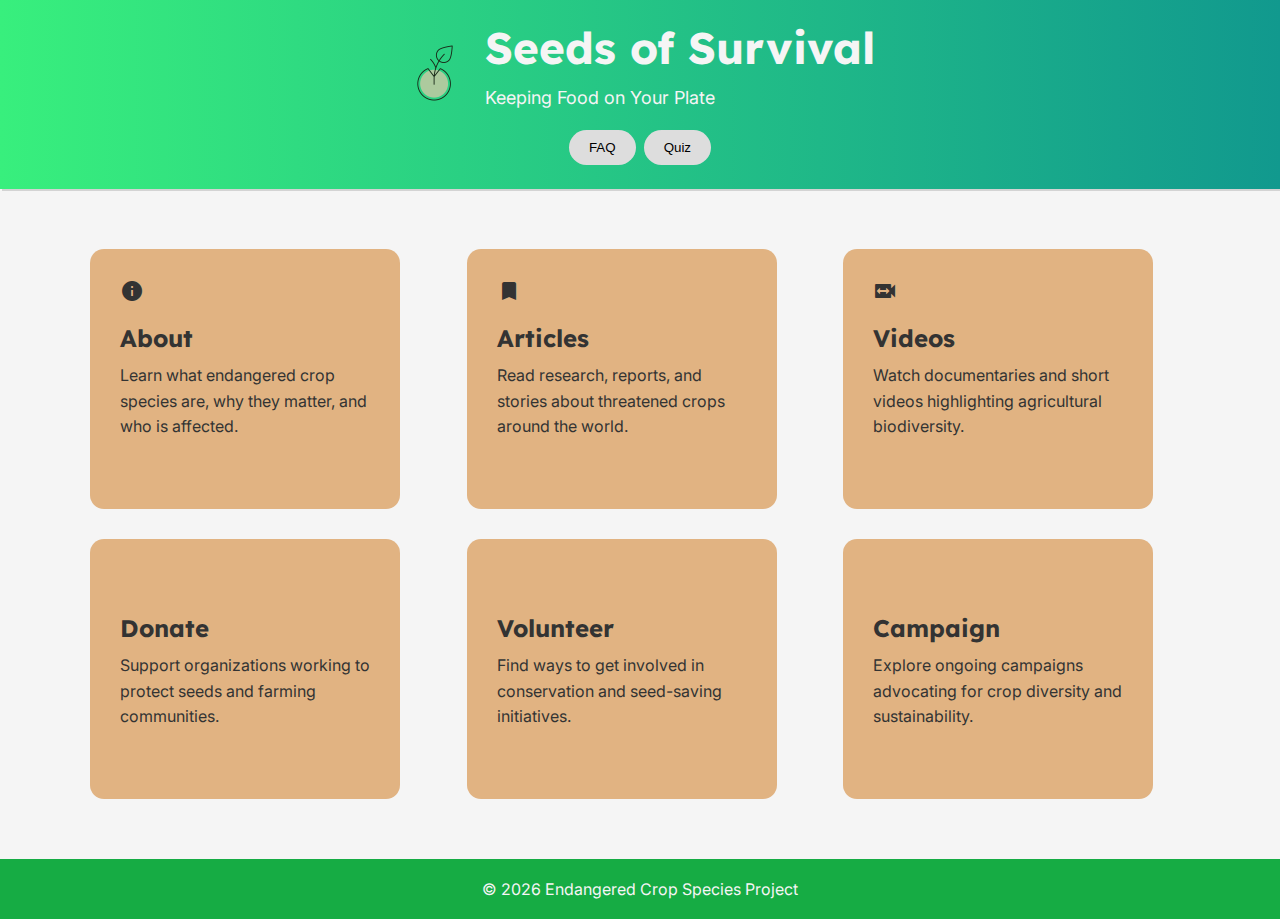
<file: index.html>
<html lang="en">
<head>
  <meta charset="utf-8">
  <meta name="viewport" content="width=device-width, initial-scale=1.0">
  <title>Seeds of Survival</title>
  <link rel="stylesheet" href="style.css">
  <link href="https://fonts.googleapis.com/icon?family=Material+Icons"
      rel="stylesheet">

</head>
<body>

  <!-- Header -->
  <header class="header">
  <div class="header-inner">
    <img src="logo.png" alt="Seeds of Survival logo" class="logo">
    <div class="header-text">
      <h1>Seeds of Survival</h1>
      <p class="tagline">Keeping Food on Your Plate</p>
    </div>
  </div>
  <button class="capsule"><a href="faqs.html">FAQ</a></button>
      <button class="capsule"><a href="quiz.html">Quiz</a></button>
</header>

  <!-- Homepage Navigation Cards -->

  <main class="home-container">



    <a href="about.html" class="home-card">
      <i class="material-icons">info</i>



      <h2> About</h2>
              

      <p>Learn what endangered crop species are, why they matter, and who is affected.</p>
    </a>

    <a href="articles.html" class="home-card">
    <i class="material-icons">bookmark_stacks</i>
      <h2>Articles</h2>

      <p>Read research, reports, and stories about threatened crops around the world.</p>
    </a>

    <a href="videos.html" class="home-card">
      <i class="material-icons">switch_video</i>
      
      <h2>Videos</h2>
      <p>Watch documentaries and short videos highlighting agricultural biodiversity.</p>
    </a>

    <a href="donate.html" class="home-card">
      <span class="material-icons">currency_rupee</span>

      <h2>Donate</h2>
      <p>Support organizations working to protect seeds and farming communities.</p>
    </a>

    <a href="volunteer.html" class="home-card">
      <i class="material-icons">volunteer_activism</i>

      <h2>Volunteer</h2>
      <p>Find ways to get involved in conservation and seed-saving initiatives.</p>
    </a>

    <a href="campaign.html" class="home-card">
      <i class="material-icons">campaign</i>
      <h2>Campaign</h2>
      <p>Explore ongoing campaigns advocating for crop diversity and sustainability.</p>
    </a>

  </main>
  <footer class="footer">© 2026 Endangered Crop Species Project</footer>
</body>
</html>
</file>
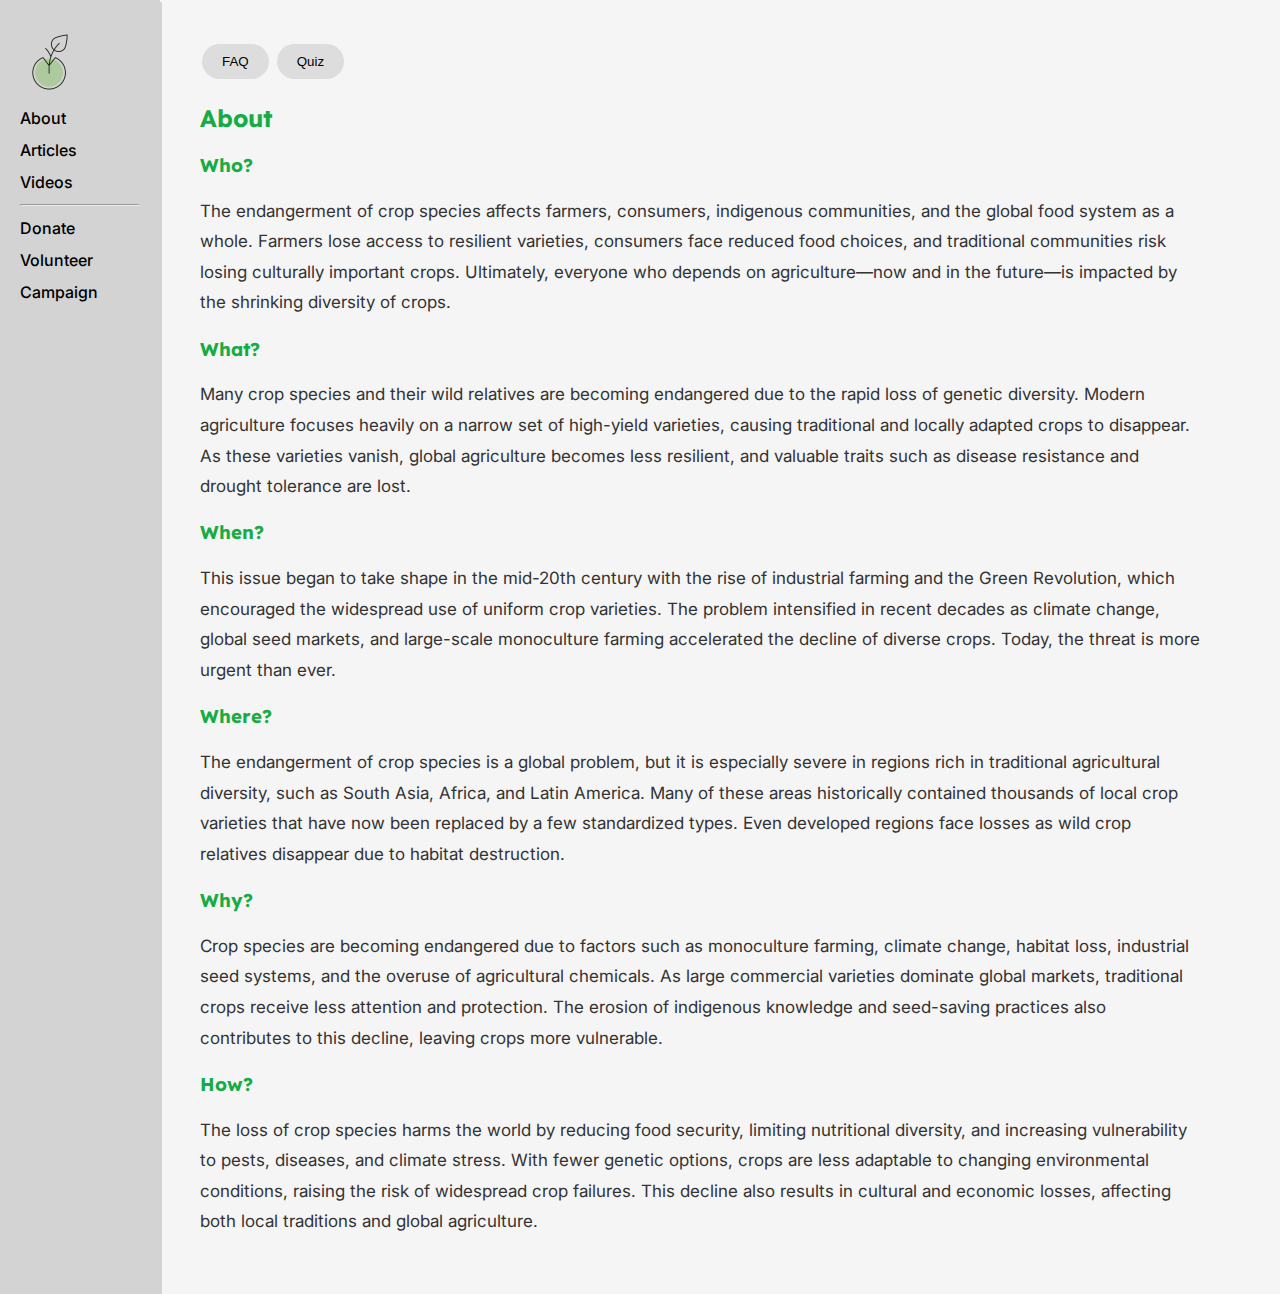
<file: about.html>
<!doctype html>
<html lang="en">
<head>
  <meta charset="utf-8" />
  <meta name="viewport" content="width=device-width, initial-scale=1" />
  <title>About — Seeds of Survival</title>
  <link rel="stylesheet" href="style.css" />
  
  <link href="https://fonts.googleapis.com/icon?family=Material+Icons"
      rel="stylesheet">
</head>
<body>

 <!--  <header class="header">
  <div class="header-inner">
    <img src="logo.png" alt="Seeds of Survival logo" class="logo">
    <div class="header-text">
      <h1>Seeds of Survival</h1>
      <p class="tagline">Keeping Food on Your Plate</p>
    </div>
  </div>
</header> -->

  <div class="layout">

    <!-- Side Navigation -->
    <nav class="sidebar">
      <a href="index.html">
      <img src="logo.png" alt="Seeds of Survival logo" class="logo">
      </a>
      <a href="about.html">About</a>
      <a href="articles.html">Articles</a>
      <a href="videos.html">Videos</a>
      
      <hr/>
      <a href="donate.html">Donate</a>
      <a href="volunteer.html">Volunteer</a>
      <a href="campaign.html">Campaign</a>
    </nav>

    <!-- Main Content -->
    <main class="content">
      <button class="capsule"><a href="faqs.html">FAQ</a></button>
      <button class="capsule"><a href="quiz.html">Quiz</a></button>
      <h2>About</h2>

      <h3>Who?</h3>
      <p>The endangerment of crop species affects farmers, consumers, indigenous communities, and the global food system as a whole. Farmers lose access to resilient varieties, consumers face reduced food choices, and traditional communities risk losing culturally important crops. Ultimately, everyone who depends on agriculture—now and in the future—is impacted by the shrinking diversity of crops.</p>

      <h3>What?</h3>
      <p>Many crop species and their wild relatives are becoming endangered due to the rapid loss of genetic diversity. Modern agriculture focuses heavily on a narrow set of high-yield varieties, causing traditional and locally adapted crops to disappear. As these varieties vanish, global agriculture becomes less resilient, and valuable traits such as disease resistance and drought tolerance are lost.</p>

      <h3>When?</h3>
      <p>This issue began to take shape in the mid-20th century with the rise of industrial farming and the Green Revolution, which encouraged the widespread use of uniform crop varieties. The problem intensified in recent decades as climate change, global seed markets, and large-scale monoculture farming accelerated the decline of diverse crops. Today, the threat is more urgent than ever.</p>

      <h3>Where?</h3>
      <p>The endangerment of crop species is a global problem, but it is especially severe in regions rich in traditional agricultural diversity, such as South Asia, Africa, and Latin America. Many of these areas historically contained thousands of local crop varieties that have now been replaced by a few standardized types. Even developed regions face losses as wild crop relatives disappear due to habitat destruction.</p>

      <h3>Why?</h3>
      <p>Crop species are becoming endangered due to factors such as monoculture farming, climate change, habitat loss, industrial seed systems, and the overuse of agricultural chemicals. As large commercial varieties dominate global markets, traditional crops receive less attention and protection. The erosion of indigenous knowledge and seed-saving practices also contributes to this decline, leaving crops more vulnerable.</p>

      <h3>How?</h3>
      <p>The loss of crop species harms the world by reducing food security, limiting nutritional diversity, and increasing vulnerability to pests, diseases, and climate stress. With fewer genetic options, crops are less adaptable to changing environmental conditions, raising the risk of widespread crop failures. This decline also results in cultural and economic losses, affecting both local traditions and global agriculture.</p>
    </main>

  </div>


</body>
</html>
</file>
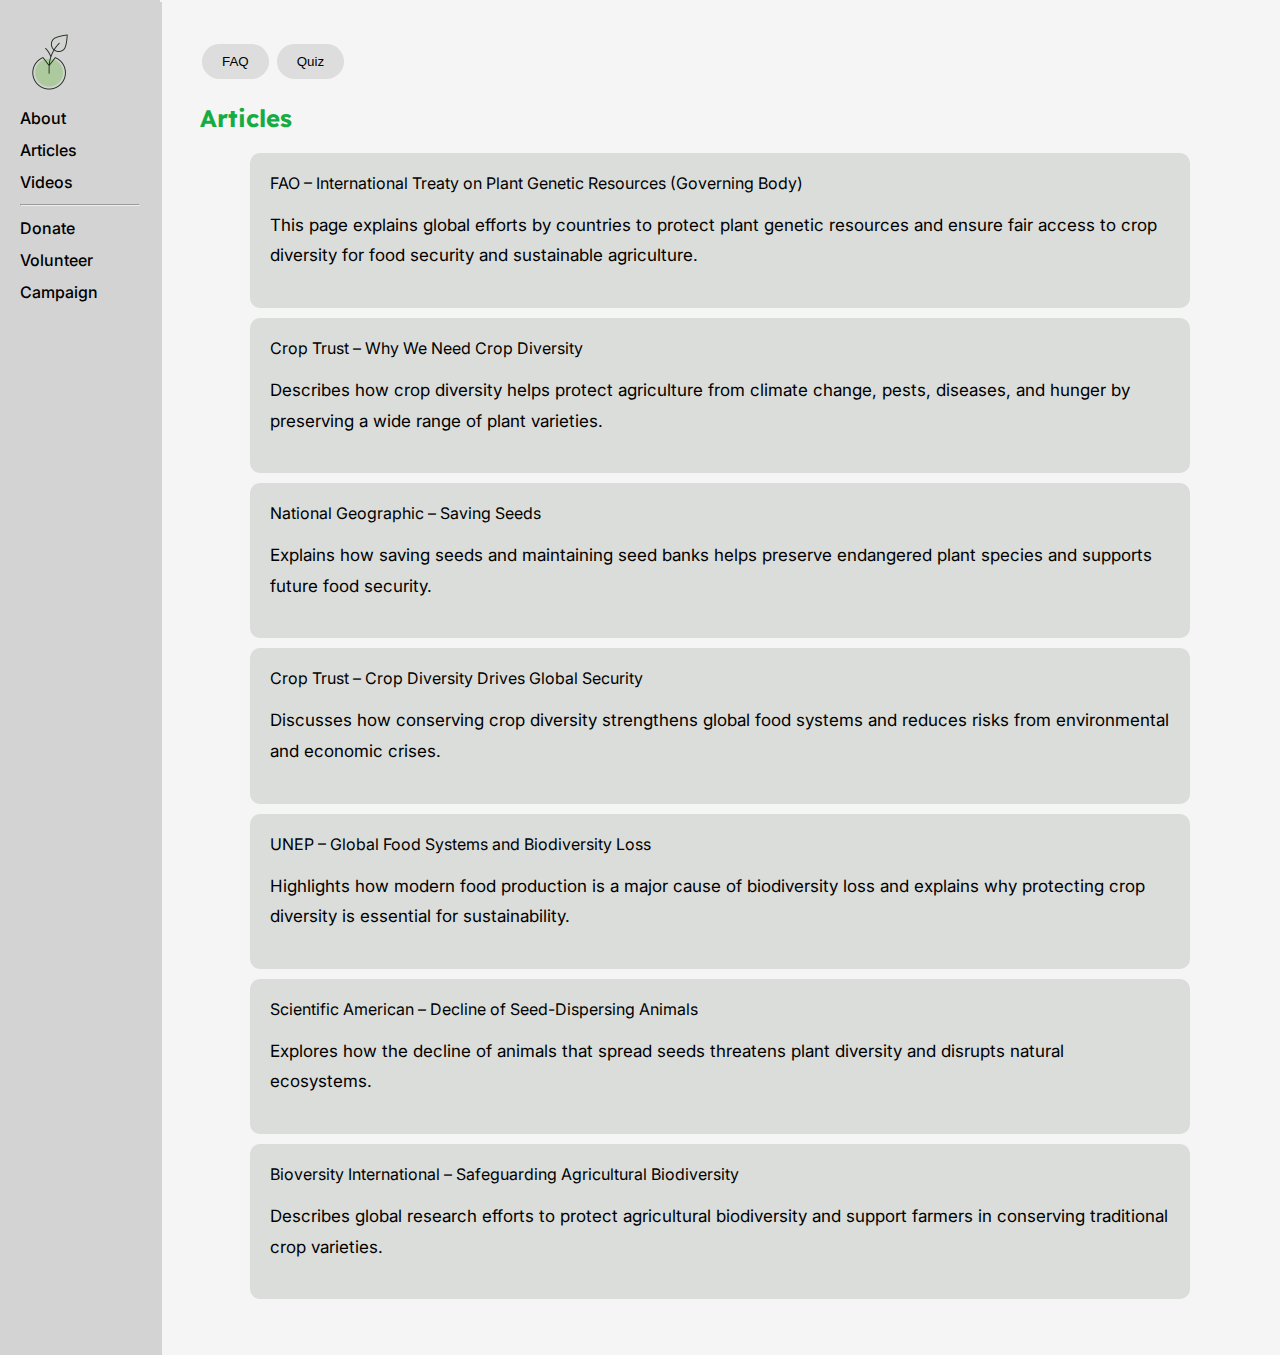
<file: articles.html>
<!doctype html>
<html lang="en">
<head>
  <meta charset="utf-8" />
  <meta name="viewport" content="width=device-width, initial-scale=1" />
  <title>About — Seeds of Survival</title>
  <link rel="stylesheet" href="style.css" />
  
  <link href="https://fonts.googleapis.com/icon?family=Material+Icons"
      rel="stylesheet">
</head>
<body>
   <div class="layout">

    <!-- Side Navigation -->
    <nav class="sidebar">
      <a href="index.html">
      <img src="logo.png" alt="Seeds of Survival logo" class="logo">
      </a>
      <a href="about.html">About</a>
      <a href="articles.html">Articles</a>
      <a href="videos.html">Videos</a>
      
      <hr/>
      <a href="donate.html">Donate</a>
      <a href="volunteer.html">Volunteer</a>
      <a href="campaign.html">Campaign</a>
    </nav>
    <main class="content">
      <button class="capsule"><a href="faqs.html">FAQ</a></button>
      <button class="capsule"><a href="quiz.html">Quiz</a></button>
<section class="resources">
  <h2>Articles</h2>
    <ul class="list">
        <li>
        
            <a href="https://www.fao.org/plant-treaty/eleventh-governing-body/en" target="_blank">
                FAO – International Treaty on Plant Genetic Resources (Governing Body)
            
            <p>
                This page explains global efforts by countries to protect plant genetic resources
                and ensure fair access to crop diversity for food security and sustainable agriculture.
            </p>
            
            
            </a>

        </li>
        <li>
            <a href="https://www.croptrust.org/mission-1/why-we-need-crop-diversity/" target="_blank">
                Crop Trust – Why We Need Crop Diversity
            
            <p>
                Describes how crop diversity helps protect agriculture from climate change,
                pests, diseases, and hunger by preserving a wide range of plant varieties.
            </p>
            </a>
        
        </li>
        <li>
        
            <a href="https://education.nationalgeographic.org/resource/saving-seeds/" target="_blank">
                National Geographic – Saving Seeds
            
            <p>
                Explains how saving seeds and maintaining seed banks helps preserve endangered
                plant species and supports future food security.
            </p>
            </a>
        </li>
        <li>
        
            <a href="https://www.croptrust.org/news-events/news/crop-diversity-drives-global-security/" target="_blank">
                Crop Trust – Crop Diversity Drives Global Security
            
            <p>
                Discusses how conserving crop diversity strengthens global food systems
                and reduces risks from environmental and economic crises.
            </p>
            </a>
        </li>
        <li>
        
            <a href="https://www.unep.org/news-and-stories/press-release/our-global-food-system-primary-driver-biodiversity-loss" target="_blank">
                UNEP – Global Food Systems and Biodiversity Loss
            
            <p>
                Highlights how modern food production is a major cause of biodiversity loss
                and explains why protecting crop diversity is essential for sustainability.
            </p>
            </a>
        </li>
        <li>
        
            <a href="https://www.scientificamerican.com/article/plants-are-stuck-as-seed-eating-animals-decline/" target="_blank">
                Scientific American – Decline of Seed-Dispersing Animals
            
            <p>
                Explores how the decline of animals that spread seeds threatens plant diversity
                and disrupts natural ecosystems.
            </p>
            </a>
        </li>
        <li>
        
            <a href="https://alliancebioversityciat.org/stories/crispr-cut-genetic-scissors-reframe-gene-editing-food-security" target="_blank">
                Bioversity International – Safeguarding Agricultural Biodiversity
            
            <p>
                Describes global research efforts to protect agricultural biodiversity
                and support farmers in conserving traditional crop varieties.
            </p>
            </a>
        </li>
        
    </ul>
</section>
</main>
</div>
</body>
</file>
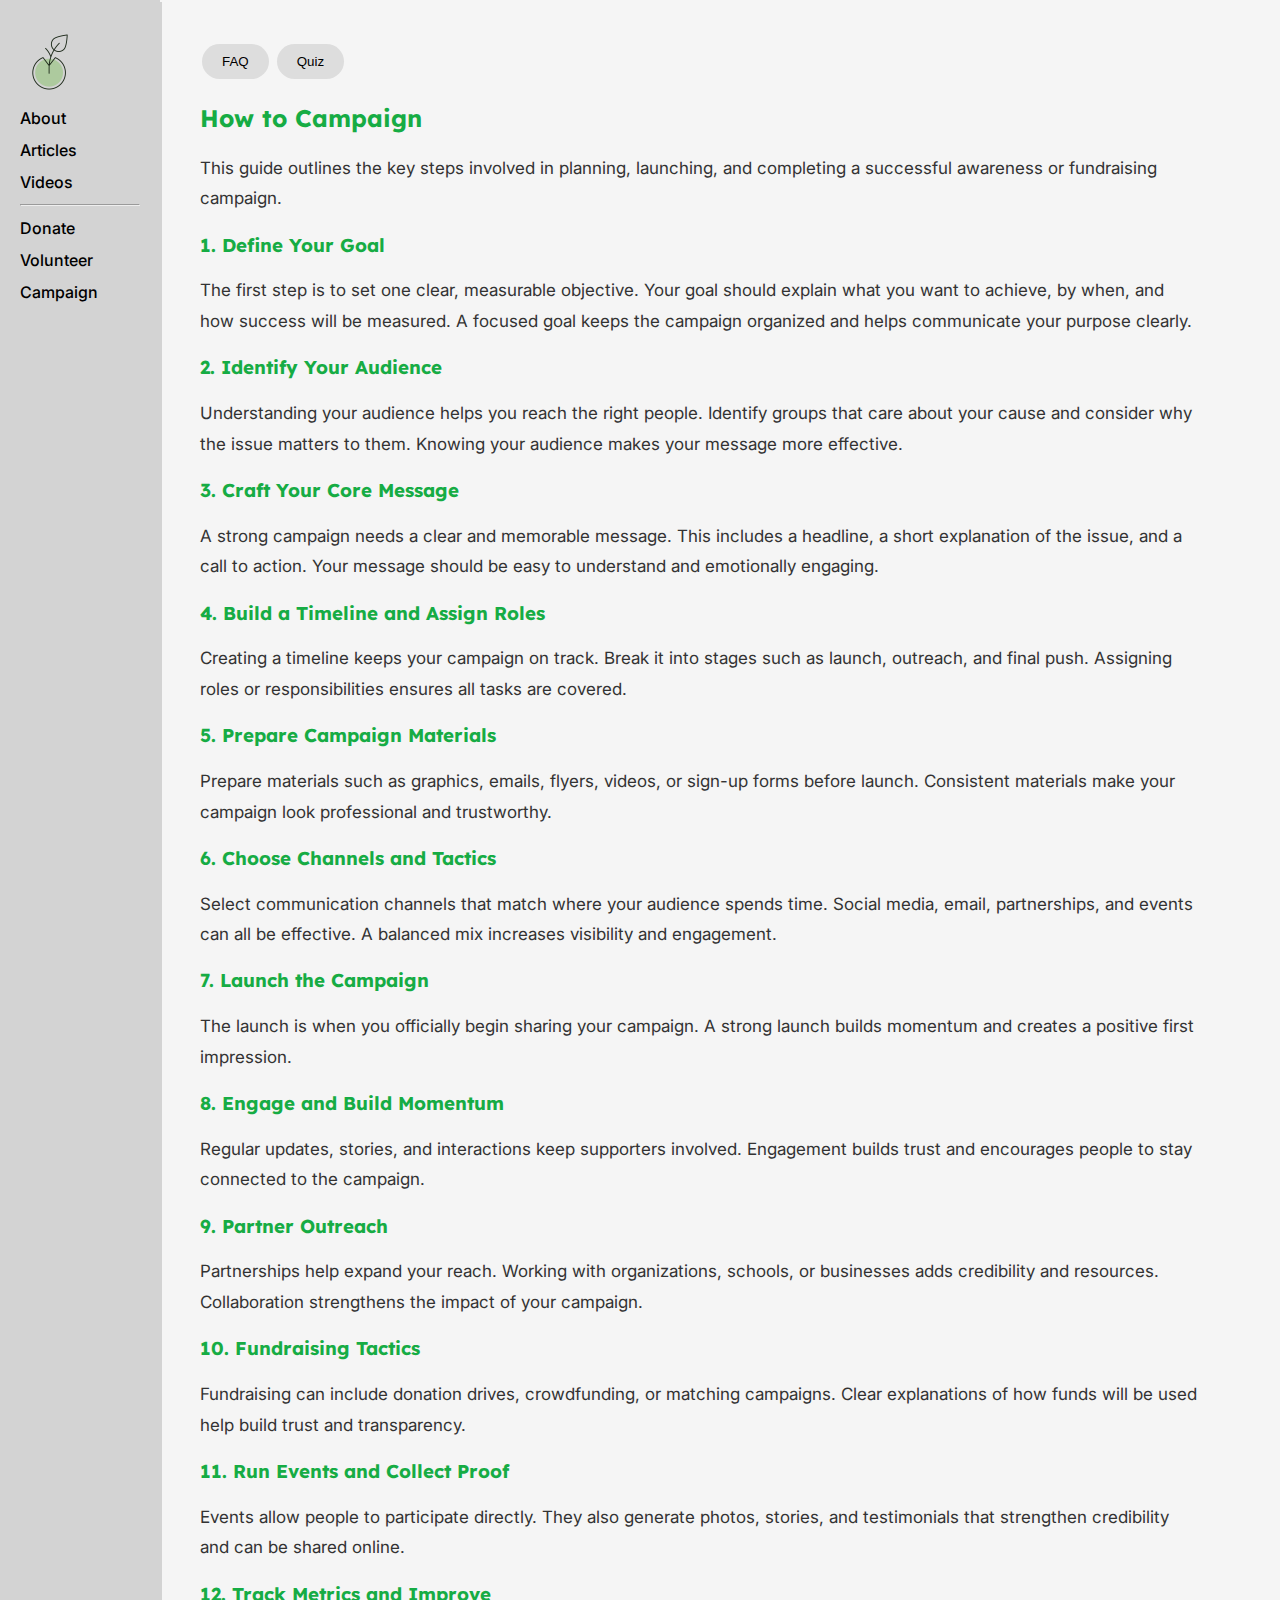
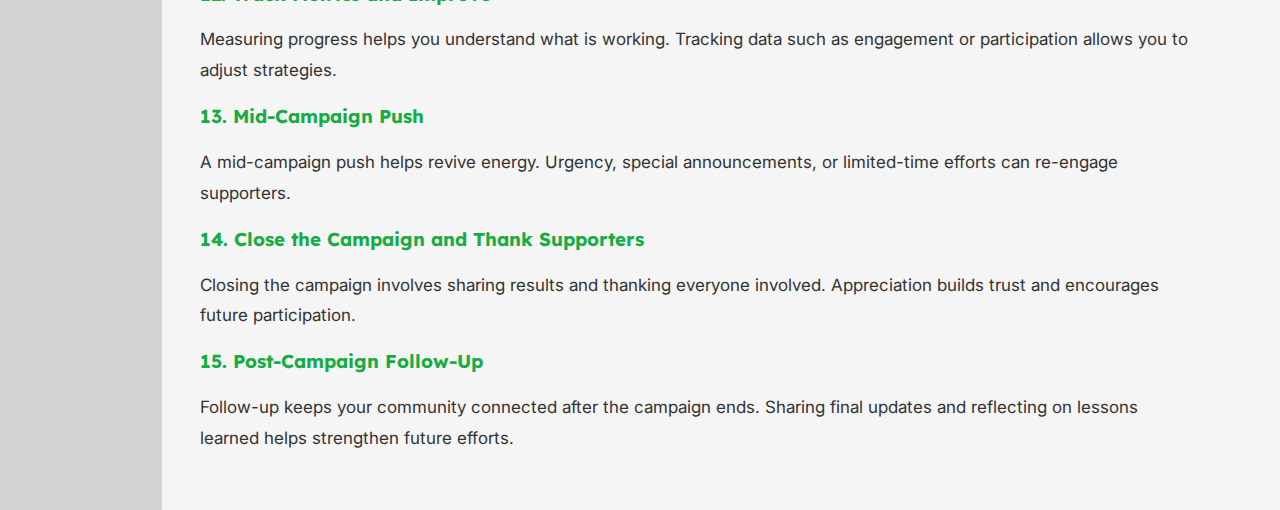
<file: campaign.html>
<!doctype html>
<html lang="en">
<head>
  <meta charset="utf-8" />
  <meta name="viewport" content="width=device-width, initial-scale=1" />
  <title>About — Seeds of Survival</title>
  <link rel="stylesheet" href="style.css" />
  
  <link href="https://fonts.googleapis.com/icon?family=Material+Icons"
      rel="stylesheet">
</head>
<body>
   <div class="layout">

    <!-- Side Navigation -->
    <nav class="sidebar">
      <a href="index.html">
      <img src="logo.png" alt="Seeds of Survival logo" class="logo">
      </a>
      <a href="about.html">About</a>
      <a href="articles.html">Articles</a>
      <a href="videos.html">Videos</a>
      
      <hr/>
      <a href="donate.html">Donate</a>
      <a href="volunteer.html">Volunteer</a>
      <a href="campaign.html">Campaign</a>
    </nav>
    <main class="content">
      <button class="capsule"><a href="faqs.html">FAQ</a></button>
      <button class="capsule"><a href="quiz.html">Quiz</a></button>
      <section class="resources">
        <h2>How to Campaign</h2>
<p>
        This guide outlines the key steps involved in planning, launching, and completing
        a successful awareness or fundraising campaign.
    </p>

    <h3>1. Define Your Goal</h3>
    <p>
        The first step is to set one clear, measurable objective. Your goal should explain
        what you want to achieve, by when, and how success will be measured.
        A focused goal keeps the campaign organized and helps communicate your purpose clearly.
    </p>

    <h3>2. Identify Your Audience</h3>
    <p>
        Understanding your audience helps you reach the right people.
        Identify groups that care about your cause and consider why the issue matters to them.
        Knowing your audience makes your message more effective.
    </p>

    <h3>3. Craft Your Core Message</h3>
    <p>
        A strong campaign needs a clear and memorable message.
        This includes a headline, a short explanation of the issue, and a call to action.
        Your message should be easy to understand and emotionally engaging.
    </p>

    <h3>4. Build a Timeline and Assign Roles</h3>
    <p>
        Creating a timeline keeps your campaign on track.
        Break it into stages such as launch, outreach, and final push.
        Assigning roles or responsibilities ensures all tasks are covered.
    </p>

    <h3>5. Prepare Campaign Materials</h3>
    <p>
        Prepare materials such as graphics, emails, flyers, videos, or sign-up forms before launch.
        Consistent materials make your campaign look professional and trustworthy.
    </p>

    <h3>6. Choose Channels and Tactics</h3>
    <p>
        Select communication channels that match where your audience spends time.
        Social media, email, partnerships, and events can all be effective.
        A balanced mix increases visibility and engagement.
    </p>

    <h3>7. Launch the Campaign</h3>
    <p>
        The launch is when you officially begin sharing your campaign.
        A strong launch builds momentum and creates a positive first impression.
    </p>

    <h3>8. Engage and Build Momentum</h3>
    <p>
        Regular updates, stories, and interactions keep supporters involved.
        Engagement builds trust and encourages people to stay connected to the campaign.
    </p>

    <h3>9. Partner Outreach</h3>
    <p>
        Partnerships help expand your reach.
        Working with organizations, schools, or businesses adds credibility and resources.
        Collaboration strengthens the impact of your campaign.
    </p>

    <h3>10. Fundraising Tactics</h3>
    <p>
        Fundraising can include donation drives, crowdfunding, or matching campaigns.
        Clear explanations of how funds will be used help build trust and transparency.
    </p>

    <h3>11. Run Events and Collect Proof</h3>
    <p>
        Events allow people to participate directly.
        They also generate photos, stories, and testimonials that strengthen credibility
        and can be shared online.
    </p>

    <h3>12. Track Metrics and Improve</h3>
    <p>
        Measuring progress helps you understand what is working.
        Tracking data such as engagement or participation allows you to adjust strategies.
    </p>

    <h3>13. Mid-Campaign Push</h3>
    <p>
        A mid-campaign push helps revive energy.
        Urgency, special announcements, or limited-time efforts can re-engage supporters.
    </p>

    <h3>14. Close the Campaign and Thank Supporters</h3>
    <p>
        Closing the campaign involves sharing results and thanking everyone involved.
        Appreciation builds trust and encourages future participation.
    </p>

    <h3>15. Post-Campaign Follow-Up</h3>
    <p>
        Follow-up keeps your community connected after the campaign ends.
        Sharing final updates and reflecting on lessons learned helps strengthen future efforts.
    </p>
</main>

  </div>


</body>
</html>
</file>
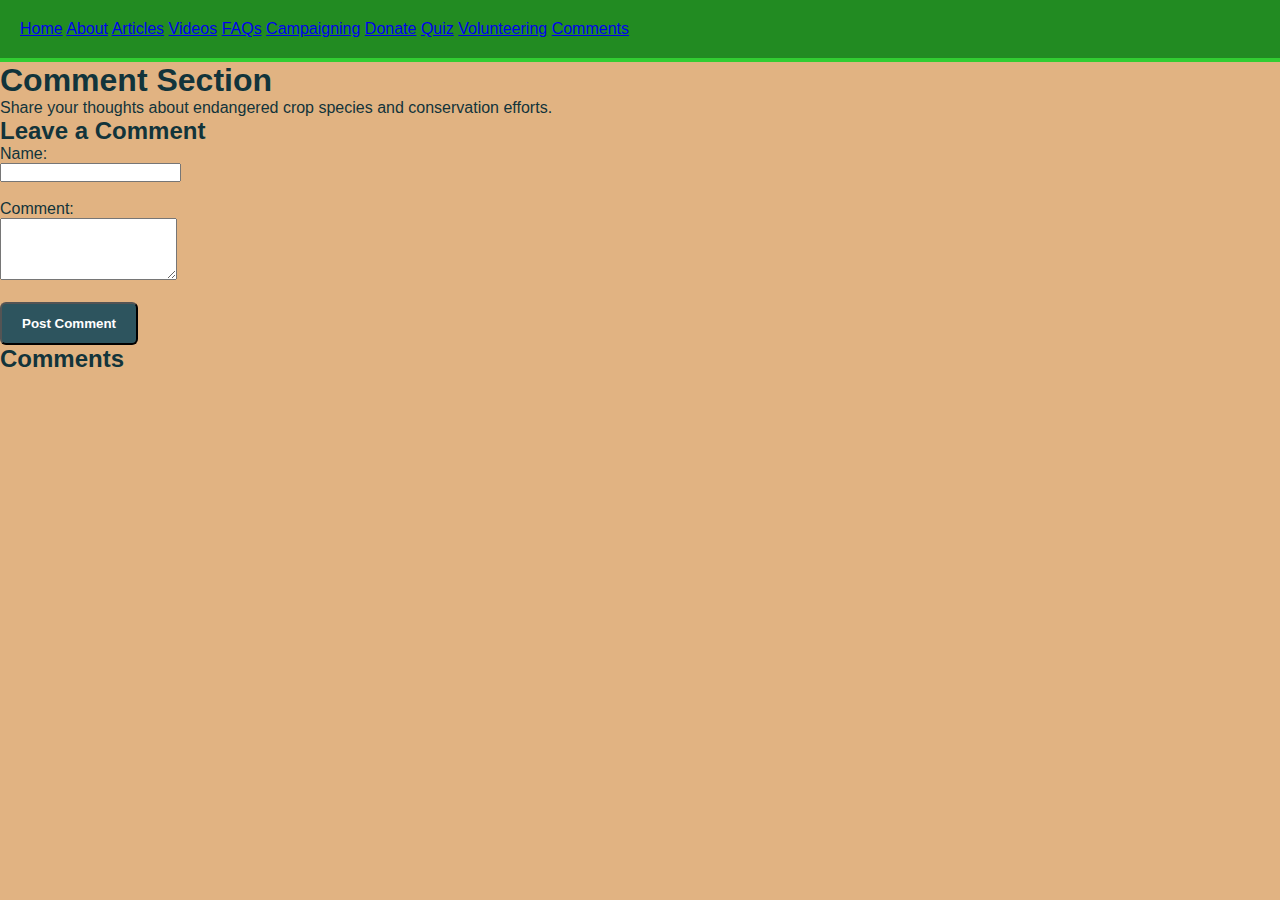
<file: comments.html>
<!doctype html>
<html lang="en">
<head>
  <meta charset="utf-8"/>
  <meta name="viewport" content="width=device-width, initial-scale=1"/>
  <title>Comments — Endangered Crop Species</title>
  <link rel="stylesheet" href="stylesheet.css">
</head>
<body>

<header>
  <nav>
    <a href="index.html">Home</a>
    <a href="about.html">About</a>
    <a href="articles.html">Articles</a>
    <a href="videos.html">Videos</a>
    <a href="faqs.html">FAQs</a>
    <a href="campaign.html">Campaigning</a>
    <a href="donate.html">Donate</a>
    <a href="quiz.html">Quiz</a>
    <a href="volunteer.html">Volunteering</a>
    <a href="comments.html">Comments</a>
  </nav>
</header>

<main>
  <h1>Comment Section</h1>
  <p>Share your thoughts about endangered crop species and conservation efforts.</p>

  <!-- COMMENT FORM -->
  <section class="comment-box">
    <h2>Leave a Comment</h2>
    <form id="commentForm">
      <label for="name">Name:</label><br>
      <input type="text" id="name" required><br><br>

      <label for="comment">Comment:</label><br>
      <textarea id="comment" rows="4" required></textarea><br><br>

      <button type="submit" class="button">Post Comment</button>
    </form>
  </section>

  <!-- DISPLAY COMMENTS -->
  <section class="comments-display">
    <h2>Comments</h2>
    <div id="commentsList"></div>
  </section>
</main>

<script>
// Load comments from localStorage
function loadComments() {
  const comments = JSON.parse(localStorage.getItem("comments")) || [];
  const commentsList = document.getElementById("commentsList");
  commentsList.innerHTML = "";

  comments.forEach(entry => {
    const commentDiv = document.createElement("div");
    commentDiv.classList.add("comment");

    commentDiv.innerHTML = `
      <h3>${entry.name}</h3>
      <p>${entry.comment}</p>
      <small>${entry.date}</small>
      <hr>
    `;

    commentsList.appendChild(commentDiv);
  });
}

// Save new comment
document.getElementById("commentForm").addEventListener("submit", function(e) {
  e.preventDefault();

  const name = document.getElementById("name").value;
  const comment = document.getElementById("comment").value;
  const date = new Date().toLocaleString();

  const newComment = { name, comment, date };

  const comments = JSON.parse(localStorage.getItem("comments")) || [];
  comments.push(newComment);
  localStorage.setItem("comments", JSON.stringify(comments));

  document.getElementById("commentForm").reset();
  loadComments();
});

// Initialize comment list
loadComments();
</script>

</body>
</html>
</file>
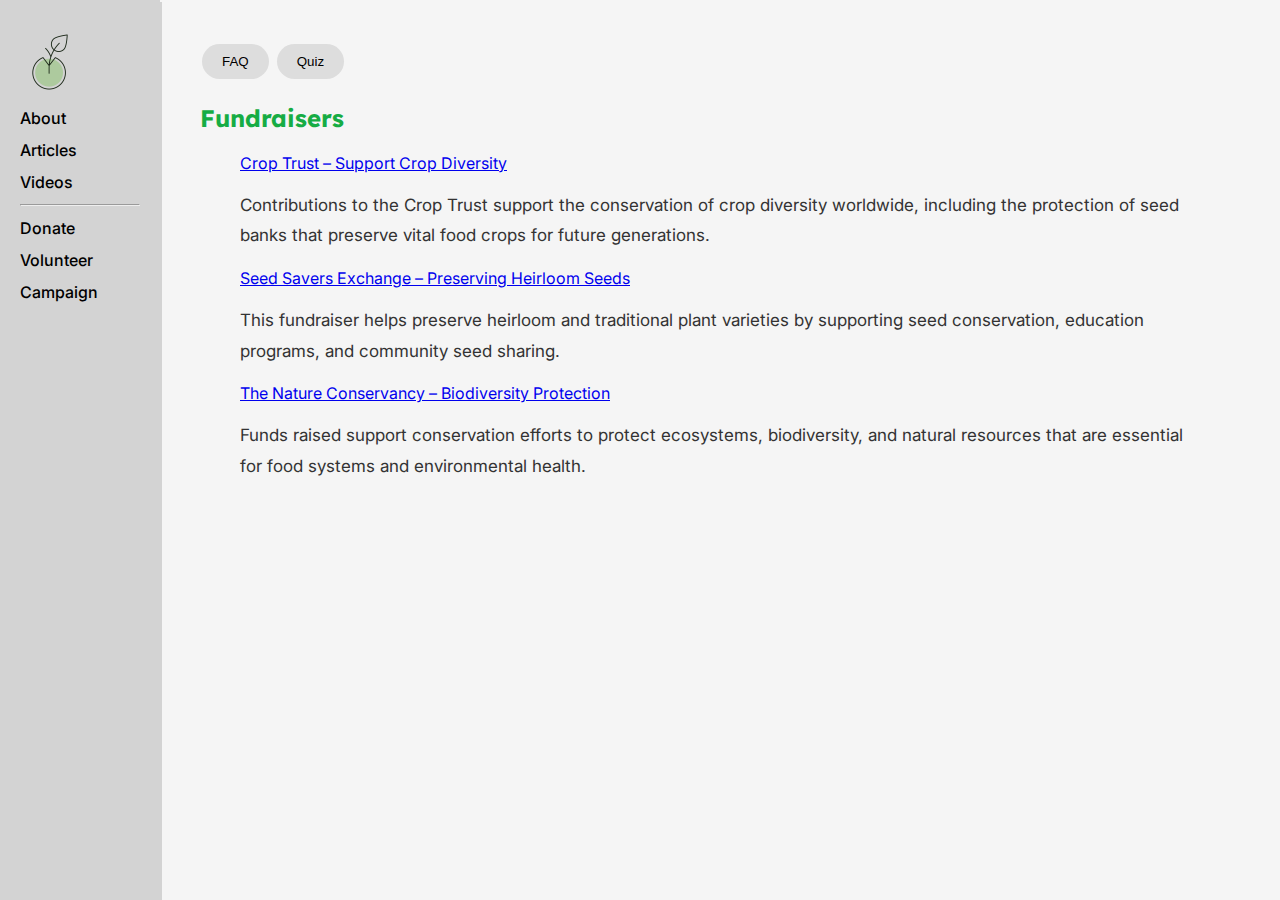
<file: donate.html>
<!doctype html>
<html lang="en">
<head>
  <meta charset="utf-8" />
  <meta name="viewport" content="width=device-width, initial-scale=1" />
  <title>About — Seeds of Survival</title>
  <link rel="stylesheet" href="style.css" />
  
  <link href="https://fonts.googleapis.com/icon?family=Material+Icons"
      rel="stylesheet">
</head>
<body>
   <div class="layout">

    <!-- Side Navigation -->
    <nav class="sidebar">
      <a href="index.html">
      <img src="logo.png" alt="Seeds of Survival logo" class="logo">
      </a>
      <a href="about.html">About</a>
      <a href="articles.html">Articles</a>
      <a href="videos.html">Videos</a>
      
      <hr/>
      <a href="donate.html">Donate</a>
      <a href="volunteer.html">Volunteer</a>
      <a href="campaign.html">Campaign</a>
    </nav>
    <main class="content">
      <button class="capsule"><a href="faqs.html">FAQ</a></button>
      <button class="capsule"><a href="quiz.html">Quiz</a></button>
      <section class="resources">
        <h2>Fundraisers</h2>

    <ul>
        
            <a href="https://www.croptrust.org/donate" target="_blank">
                Crop Trust – Support Crop Diversity
            </a>
            <p>
                Contributions to the Crop Trust support the conservation of crop diversity worldwide,
                including the protection of seed banks that preserve vital food crops for future generations.
            </p>
        
            <a href="https://www.seedsavers.org/donate" target="_blank">
                Seed Savers Exchange – Preserving Heirloom Seeds
            </a>
            <p>
                This fundraiser helps preserve heirloom and traditional plant varieties by supporting
                seed conservation, education programs, and community seed sharing.
            </p>
        
            <a href="https://preserve.nature.org/page/80910/donate/1?supporter.appealCode=AHOMAONLN00W0XXX88&ea.profile.id=32603&crid=india" target="_blank">
                The Nature Conservancy – Biodiversity Protection
            </a>
            <p>
                Funds raised support conservation efforts to protect ecosystems, biodiversity,
                and natural resources that are essential for food systems and environmental health.
            </p>
        
    </ul>
</section>
</main>
</div>
</body>
</file>
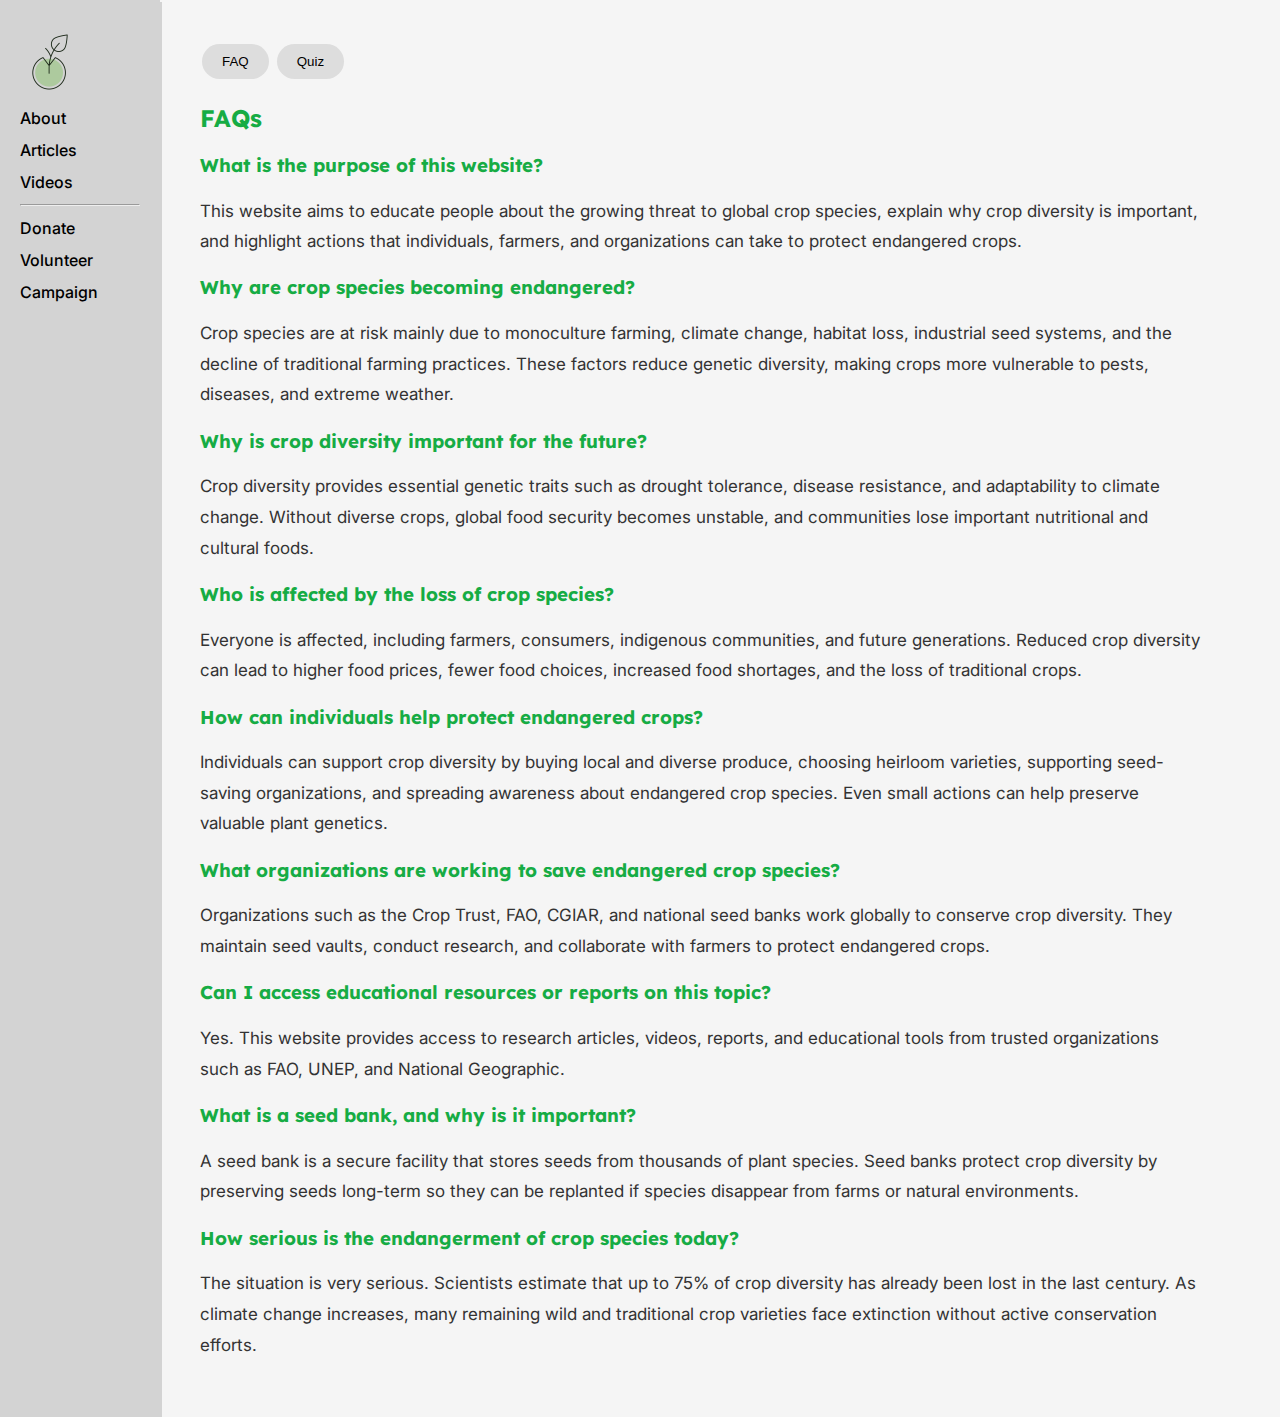
<file: faqs.html>
<!doctype html>
<html lang="en">
<head>
  <meta charset="utf-8" />
  <meta name="viewport" content="width=device-width, initial-scale=1" />
  <title>About — Seeds of Survival</title>
  <link rel="stylesheet" href="style.css" />
  
  <link href="https://fonts.googleapis.com/icon?family=Material+Icons"
      rel="stylesheet">
</head>
<body>
   <div class="layout">

    <!-- Side Navigation -->
    <nav class="sidebar">
      <a href="index.html">
      <img src="logo.png" alt="Seeds of Survival logo" class="logo">
      </a>
      <a href="about.html">About</a>
      <a href="articles.html">Articles</a>
      <a href="videos.html">Videos</a>
      
      <hr/>
      <a href="donate.html">Donate</a>
      <a href="volunteer.html">Volunteer</a>
      <a href="campaign.html">Campaign</a>
    </nav>
    <main class="content">
      <button class="capsule"><a href="faqs.html">FAQ</a></button>
      <button class="capsule"><a href="quiz.html">Quiz</a></button>
      <section class="resources">
        <h2>FAQs</h2>
<h3>What is the purpose of this website?</h3>
    <p>
        This website aims to educate people about the growing threat to global crop species,
        explain why crop diversity is important, and highlight actions that individuals,
        farmers, and organizations can take to protect endangered crops.
    </p>

    <h3>Why are crop species becoming endangered?</h3>
    <p>
        Crop species are at risk mainly due to monoculture farming, climate change, habitat loss,
        industrial seed systems, and the decline of traditional farming practices.
        These factors reduce genetic diversity, making crops more vulnerable to pests,
        diseases, and extreme weather.
    </p>

    <h3>Why is crop diversity important for the future?</h3>
    <p>
        Crop diversity provides essential genetic traits such as drought tolerance,
        disease resistance, and adaptability to climate change.
        Without diverse crops, global food security becomes unstable,
        and communities lose important nutritional and cultural foods.
    </p>

    <h3>Who is affected by the loss of crop species?</h3>
    <p>
        Everyone is affected, including farmers, consumers, indigenous communities,
        and future generations. Reduced crop diversity can lead to higher food prices,
        fewer food choices, increased food shortages, and the loss of traditional crops.
    </p>

    <h3>How can individuals help protect endangered crops?</h3>
    <p>
        Individuals can support crop diversity by buying local and diverse produce,
        choosing heirloom varieties, supporting seed-saving organizations,
        and spreading awareness about endangered crop species.
        Even small actions can help preserve valuable plant genetics.
    </p>

    <h3>What organizations are working to save endangered crop species?</h3>
    <p>
        Organizations such as the Crop Trust, FAO, CGIAR, and national seed banks
        work globally to conserve crop diversity. They maintain seed vaults,
        conduct research, and collaborate with farmers to protect endangered crops.
    </p>

    <h3>Can I access educational resources or reports on this topic?</h3>
    <p>
        Yes. This website provides access to research articles, videos, reports,
        and educational tools from trusted organizations such as FAO, UNEP,
        and National Geographic.
    </p>

    <h3>What is a seed bank, and why is it important?</h3>
    <p>
        A seed bank is a secure facility that stores seeds from thousands of plant species.
        Seed banks protect crop diversity by preserving seeds long-term so they can be
        replanted if species disappear from farms or natural environments.
    </p>

    <h3>How serious is the endangerment of crop species today?</h3>
    <p>
        The situation is very serious. Scientists estimate that up to 75% of crop diversity
        has already been lost in the last century. As climate change increases,
        many remaining wild and traditional crop varieties face extinction
        without active conservation efforts.
    </p>
</main>

  </div>


</body>
</html>
</file>
<file: style.css>
@import url('https://fonts.googleapis.com/css2?family=Lexend:wght@400;500;600;700&family=Inter:wght@400;500;600&display=swap');

/* Base */
body {
  margin: 0;
  font-family: 'Inter', sans-serif;
  background-color: #f5f5f5;
  color: #333;
}

/* Header */
.header {
  text-align: center;
  padding: 20px 10px;
  background: #11998e;  /* fallback for old browsers */
  background: -webkit-linear-gradient(to right, #38ef7d, #11998e);  /* Chrome 10-25, Safari 5.1-6 */
  background: linear-gradient(to right, #38ef7d, #11998e); /* W3C, IE 10+/ Edge, Firefox 16+, Chrome 26+, Opera 12+, Safari 7+ */
  box-shadow: 2px 2px lightgray;

}

.header h1 {
  font-family: 'Lexend', sans-serif;
  font-size: 44px;
  margin: 0;
  color: #f5f5f5;
}

.tagline {
  margin-top: 12px;
  font-size: 18px;
  color: #f5f5f5;
}

/* Homepage card layout */
.home-container {
  max-width: 1100px;
  margin: 60px auto;
  padding: 0 20px;
  display: grid;
  grid-template-columns: repeat(auto-fit, minmax(260px, 1fr));
  gap: 30px;
  background: transparent;
}

/* Homepage cards */
.home-card {
  background-color: #E1B382;
  border-radius: 14px;
  padding: 30px;
  text-decoration: none;
  color: #333;
  width: 250px;
  height: 200px;
  transition: transform 0.3s ease, box-shadow 0.3s ease;
}

.home-card h2 {
  font-family: 'Lexend', sans-serif;
  margin-top: 20px;
  margin-bottom: 10px;
}

.home-card p {
  margin: 0;
  line-height: 1.6;
}

.home-card:hover {
  transform: translateY(-6px);
  box-shadow: 0 10px 24px rgba(0, 0, 0, 0.15);
}

/* Subpage layout (already used by About page) */
.layout {
  display: flex;
  min-height: 100vh;
}

/* Sidebar */
.sidebar {
  width: 120px;
  background-color: lightgray;/*#E1B382*/;
  padding: 20px;
  box-shadow: 2px 2px lightgray;
}

.sidebar h2 {
  font-family: 'Lexend', sans-serif;
  color: #f5f5f5;
  margin-top: 0;
}

.sidebar a {
  display: block;
  margin: 12px 0;
  text-decoration: none;
  color: #000;
  font-weight: 500;
}

.sidebar a:hover {
  color: #16ac44;
}

/* Main content */
.content {
  flex: 1;
  padding: 40px;
  max-width: 1000px;
}

.content h2,
.content h3 {
  font-family: 'Lexend', sans-serif;
  color: #16ac44;
}

.content p {
  font-size: 17px;
  line-height: 1.8;
}

.capsule {
  background-color: #ddd;
  border: none;
  color: black;
  padding: 10px 20px;
  text-align: center;
  text-decoration: none;
  display: inline-block;
  margin: 4px 2px;
  cursor: pointer;
  border-radius: 20px;
}
.capsule a {
  text-decoration: none;
  color: #000;
}
.capsule:hover {
  background-color: lightgreen;
  color: #fff;
}


.list {
  list-style-type: none;
}

.list a {
  text-decoration: none;
  color: #000;
}
.list li {
  text-decoration: none;
  border: 2px;
  border-color: slategray;
  border-radius: 10px;
  padding: 20px;
  margin: 10px;
  background-color: #daddda;
  transition: transform 0.3s ease, box-shadow 0.3s ease;
}

.list li:hover {
  background-color: lightgreen;
  transform: translateY(-6px);
  box-shadow: 0 10px 24px rgba(0, 0, 0, 0.15);
}

 .video-grid {
            display: grid;
            grid-template-columns: repeat(auto-fit, minmax(300px, 1fr));
            gap: 20px;
        }
        .video-item {
            text-align: center;
        }
        .video-item img {
            width: 100%;
            height: auto;
            border-radius: 8px;
            cursor: pointer;
            transition: transform 0.3s ease;
        }
        .video-item img:hover {
            transform: scale(1.05);
        }
        .video-item p {
            margin-top: 8px;
        }



/* Footer */
.footer {
  text-align: center;
  padding: 20px;
  background-color: #16ac44;
  color: #f5f5f5;
}

/* Header layout with logo */
.header-inner {
  display: flex;
  align-items: center;
  justify-content: center;
  gap: 20px;
}

.logo {
  height: 60px;
  width: auto;
}

.header-text {
  text-align: left;
}

/* Center header text on small screens */
@media (max-width: 600px) {
  .header-inner {
    flex-direction: column;
    text-align: center;
  }

  .header-text {
    text-align: center;
  }
}
</file>
<file: stylesheet.css>
/* =======================================================
   Seeds of Survival – Theme CSS
   Includes all requested colors:
   Greens: Lawn Green, Lime, Lime Green, Forest Green
   Sands: Sand Tan, Sand Tan Shadow
   Night Blues: Night Blue, Night Blue Shadow
   ======================================================= */

/* ----------------------------------
   COLOR VARIABLES
---------------------------------- */
:root {
  /* GREEN PALETTE (Topic, Nature, Agriculture) */
  --lawn-green: #7CFC00;
  --lime: #00FF00;
  --lime-green: #32CD32;
  --forest-green: #228B22;

  /* SAND PALETTE (Wheat, Contrast) */
  --sand-tan: #e1b382;
  --sand-tan-shadow: #c89666;

  /* NIGHT BLUE PALETTE (Depth, Serious tone) */
  --night-blue: #2d545e;
  --night-blue-shadow: #12343b;

  /* General Text Colors */
  --text-dark: #1a1a1a;
  --text-light: #ffffff;
}

/* RESET */
* {
  margin: 0;
  padding: 0;
  box-sizing: border-box;
  font-family: Arial, sans-serif;
}

body {
  background-color: var(--sand-tan);
  color: var(--night-blue-shadow);
}

/* WRAPPER LAYOUT */
.wrapper {
  display: flex;
  min-height: 100vh;
}

/* ----------------------------------
   SIDEBAR
---------------------------------- */
.sidebar {
  width: 200px;
  background-color: var(--night-blue);
  padding: 20px 10px;
  border-right: 4px solid var(--night-blue-shadow);
}

.sidebar ul {
  list-style-type: none;
}

.sidebar li {
  margin: 15px 0;
}

.sidebar a {
  text-decoration: none;
  color: var(--lawn-green);
  font-weight: bold;
  font-size: 1.05rem;
}

.sidebar a:hover {
  color: var(--lime-green);
}

/* ----------------------------------
   HEADER
---------------------------------- */
header {
  width: 100%;
  padding: 20px;
  background-color: var(--forest-green);
  border-bottom: 4px solid var(--lime-green);
  display: flex;
  align-items: center;
  gap: 15px;
}

header img.logo {
  height: 50px;
}

header h1 {
  font-size: 2rem;
  color: var(--sand-tan);
}

/* ----------------------------------
   MAIN CONTENT
---------------------------------- */
.content {
  flex: 1;
  padding: 30px;
  background-color: var(--sand-tan-shadow);
  color: var(--night-blue-shadow);
}

.content h2 {
  margin-bottom: 15px;
  color: var(--forest-green);
}

.content p {
  margin-bottom: 15px;
  line-height: 1.6;
}

/* ----------------------------------
   BUTTONS
---------------------------------- */
.button {
  display: inline-block;
  padding: 12px 20px;
  background-color: var(--night-blue);
  color: var(--text-light);
  border-radius: 6px;
  text-decoration: none;
  font-weight: bold;
}

.button:hover {
  background-color: var(--night-blue-shadow);
}

/* ----------------------------------
   GRID (Articles, Videos, etc.)
---------------------------------- */
.grid {
  display: grid;
  grid-template-columns: repeat(auto-fit, minmax(250px, 1fr));
  gap: 20px;
  margin-top: 20px;
}

.card {
  padding: 20px;
  border: 2px solid var(--forest-green);
  border-radius: 8px;
  background-color: var(--sand-tan);
}

.card a {
  font-weight: bold;
  color: var(--night-blue-shadow);
}

.card a:hover {
  color: var(--forest-green);
}

.card img {
  width: 100%;
  border-radius: 6px;
}

/* ----------------------------------
   FOOTER
---------------------------------- */
footer {
  margin-top: 40px;
  padding: 20px;
  text-align: center;
  background-color: var(--night-blue);
  border-top: 3px solid var(--night-blue-shadow);
  color: var(--lawn-green);
}
</file>
